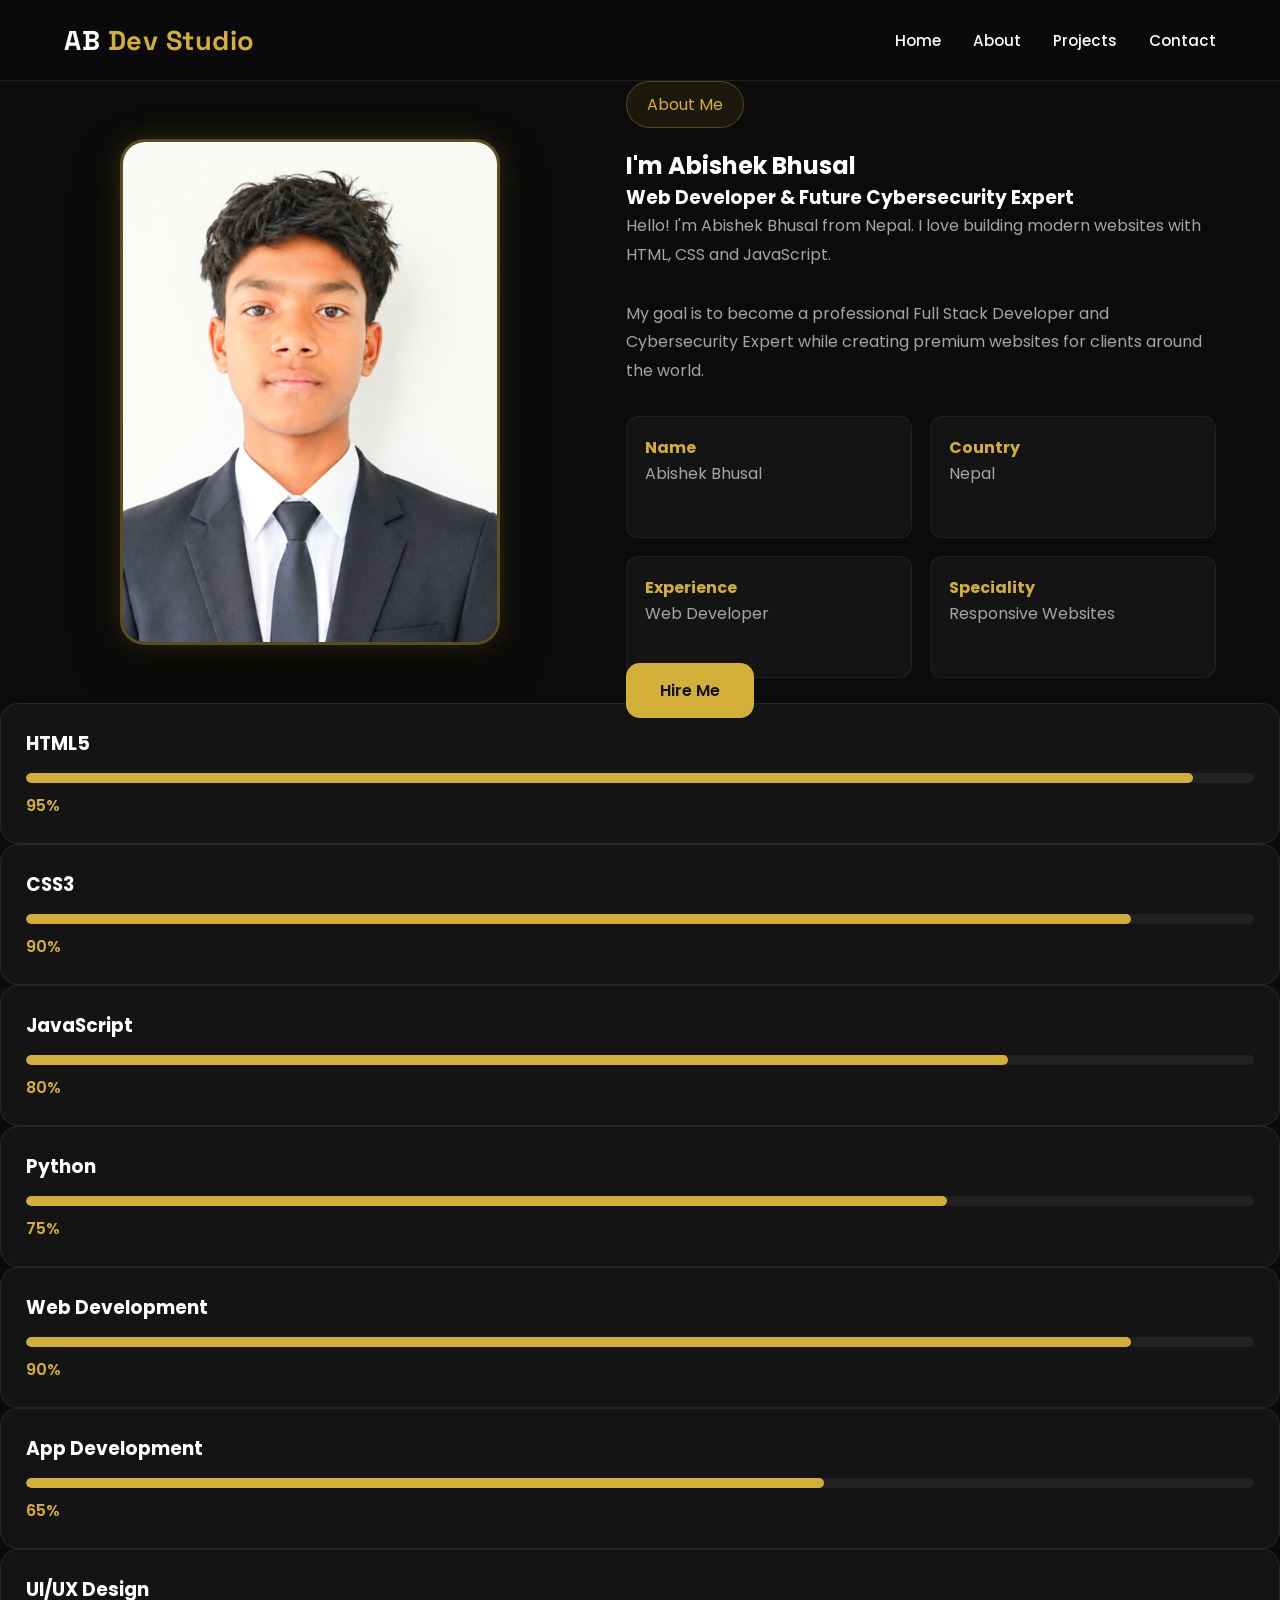
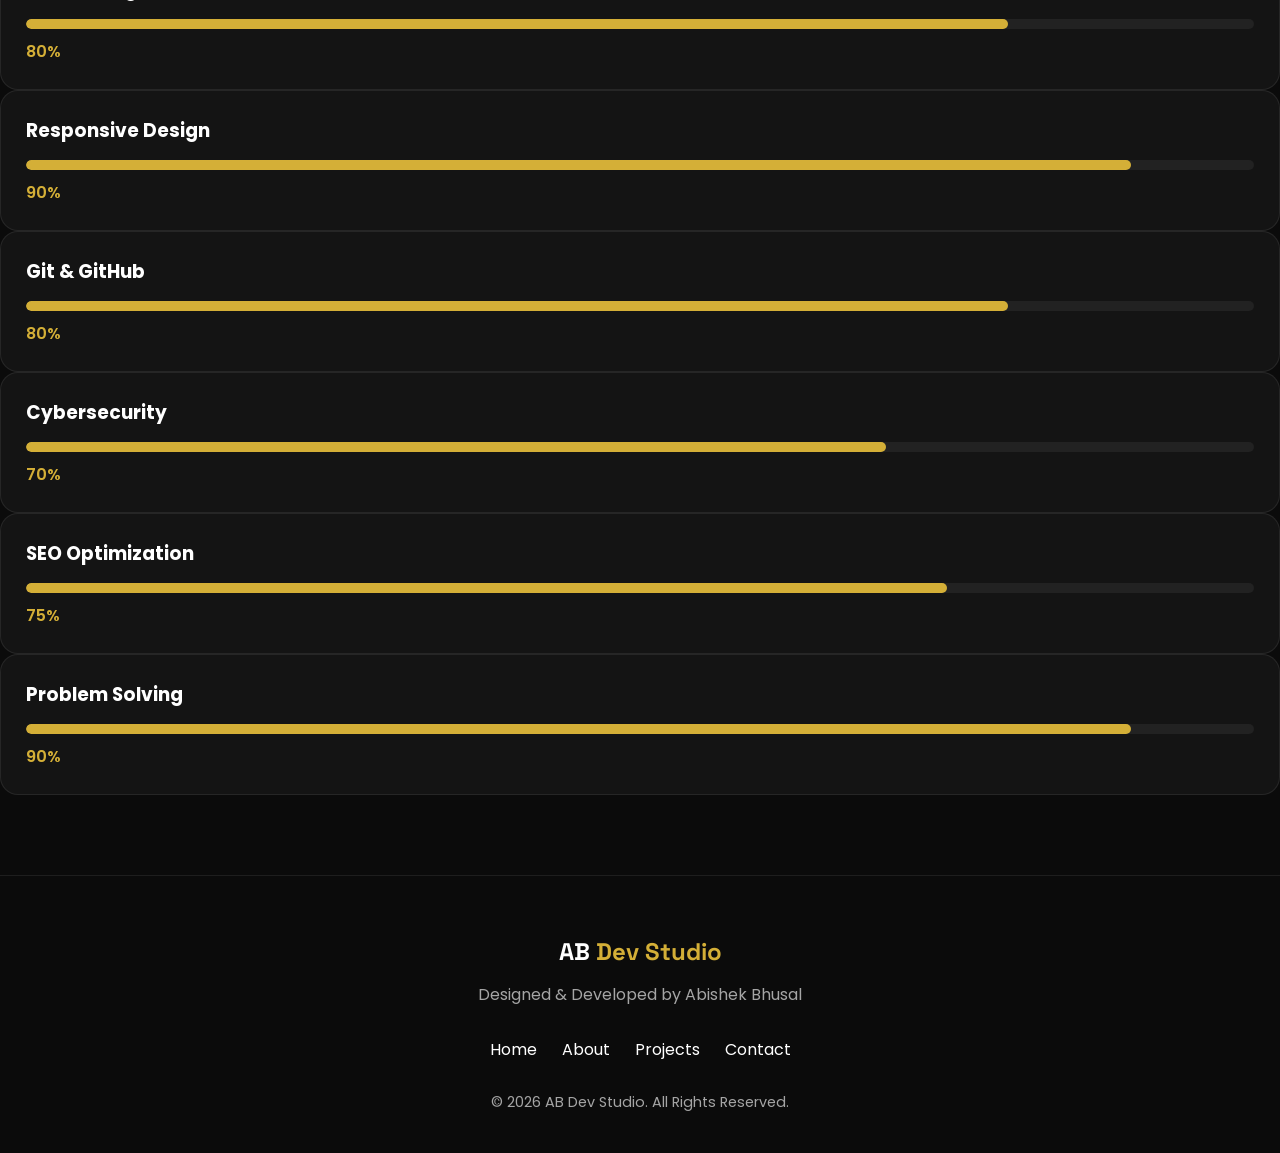
<file: about.html>
<!DOCTYPE html>
<html lang="en">
<head>
<meta charset="UTF-8">
<meta name="viewport" content="width=device-width, initial-scale=1.0">
<title>About | AB Dev Studio</title>

<link rel="preconnect" href="https://fonts.googleapis.com">
<link rel="preconnect" href="https://fonts.gstatic.com" crossorigin>

<link href="https://fonts.googleapis.com/css2?family=Poppins:wght@300;400;500;600;700&family=Space+Grotesk:wght@400;500;700&display=swap" rel="stylesheet">

<link rel="stylesheet" href="style.css">

</head>

<body>

<header>

<div class="container">

<nav class="navbar">

<a href="index.html" class="logo">
AB <span>Dev Studio</span>
</a>

<ul class="nav-links">

<li><a href="index.html">Home</a></li>

<li><a href="about.html" class="active">About</a></li>

<li><a href="projects.html">Projects</a></li>

<li><a href="contact.html">Contact</a></li>

</ul>

</nav>

</div>

</header>

<section class="about-page">

<div class="container">

<div class="about-container">

<div class="about-image">

<img src="profile.png" alt="Abishek Bhusal">

</div>

<div class="about-content">

<span class="section-tag">
About Me
</span>

<h1>
I'm <span>Abishek Bhusal</span>
</h1>

<h3>
Web Developer & Future Cybersecurity Expert
</h3>

<p>

Hello! I'm Abishek Bhusal from Nepal.
I love building modern websites with HTML, CSS and JavaScript.

</p>

<p>

My goal is to become a professional Full Stack Developer and Cybersecurity Expert while creating premium websites for clients around the world.

</p>

<div class="about-info">

<div>

<strong>Name</strong>

<p>Abishek Bhusal</p>

</div>

<div>

<strong>Country</strong>

<p>Nepal</p>

</div>

<div>

<strong>Experience</strong>

<p>Web Developer</p>

</div>

<div>

<strong>Speciality</strong>

<p>Responsive Websites</p>

</div>

</div>

<a href="contact.html" class="btn-primary">

Hire Me

</a>

</div>

</div>

</div>

</section>

<div class="skill-card">
    <h3>HTML5</h3>
    <div class="progress"><span style="width:95%"></span></div>
    <p>95%</p>
</div>

<div class="skill-card">
    <h3>CSS3</h3>
    <div class="progress"><span style="width:90%"></span></div>
    <p>90%</p>
</div>

<div class="skill-card">
    <h3>JavaScript</h3>
    <div class="progress"><span style="width:80%"></span></div>
    <p>80%</p>
</div>

<div class="skill-card">
    <h3>Python</h3>
    <div class="progress"><span style="width:75%"></span></div>
    <p>75%</p>
</div>

<div class="skill-card">
    <h3>Web Development</h3>
    <div class="progress"><span style="width:90%"></span></div>
    <p>90%</p>
</div>

<div class="skill-card">
    <h3>App Development</h3>
    <div class="progress"><span style="width:65%"></span></div>
    <p>65%</p>
</div>

<div class="skill-card">
    <h3>UI/UX Design</h3>
    <div class="progress"><span style="width:80%"></span></div>
    <p>80%</p>
</div>

<div class="skill-card">
    <h3>Responsive Design</h3>
    <div class="progress"><span style="width:90%"></span></div>
    <p>90%</p>
</div>

<div class="skill-card">
    <h3>Git & GitHub</h3>
    <div class="progress"><span style="width:80%"></span></div>
    <p>80%</p>
</div>

<div class="skill-card">
    <h3>Cybersecurity</h3>
    <div class="progress"><span style="width:70%"></span></div>
    <p>70%</p>
</div>

<div class="skill-card">
    <h3>SEO Optimization</h3>
    <div class="progress"><span style="width:75%"></span></div>
    <p>75%</p>
</div>

<div class="skill-card">
    <h3>Problem Solving</h3>
    <div class="progress"><span style="width:90%"></span></div>
    <p>90%</p>
</div>
</section>

<footer class="footer">

<div class="container">

<h2>

AB <span>Dev Studio</span>

</h2>

<p>

Designed & Developed by Abishek Bhusal

</p>

<div class="footer-links">

<a href="index.html">Home</a>

<a href="about.html">About</a>

<a href="projects.html">Projects</a>

<a href="contact.html">Contact</a>

</div>

<p class="copyright">

© 2026 AB Dev Studio. All Rights Reserved.

</p>

</div>

</footer>

<script src="script.js"></script>

</body>
</html>
</file>
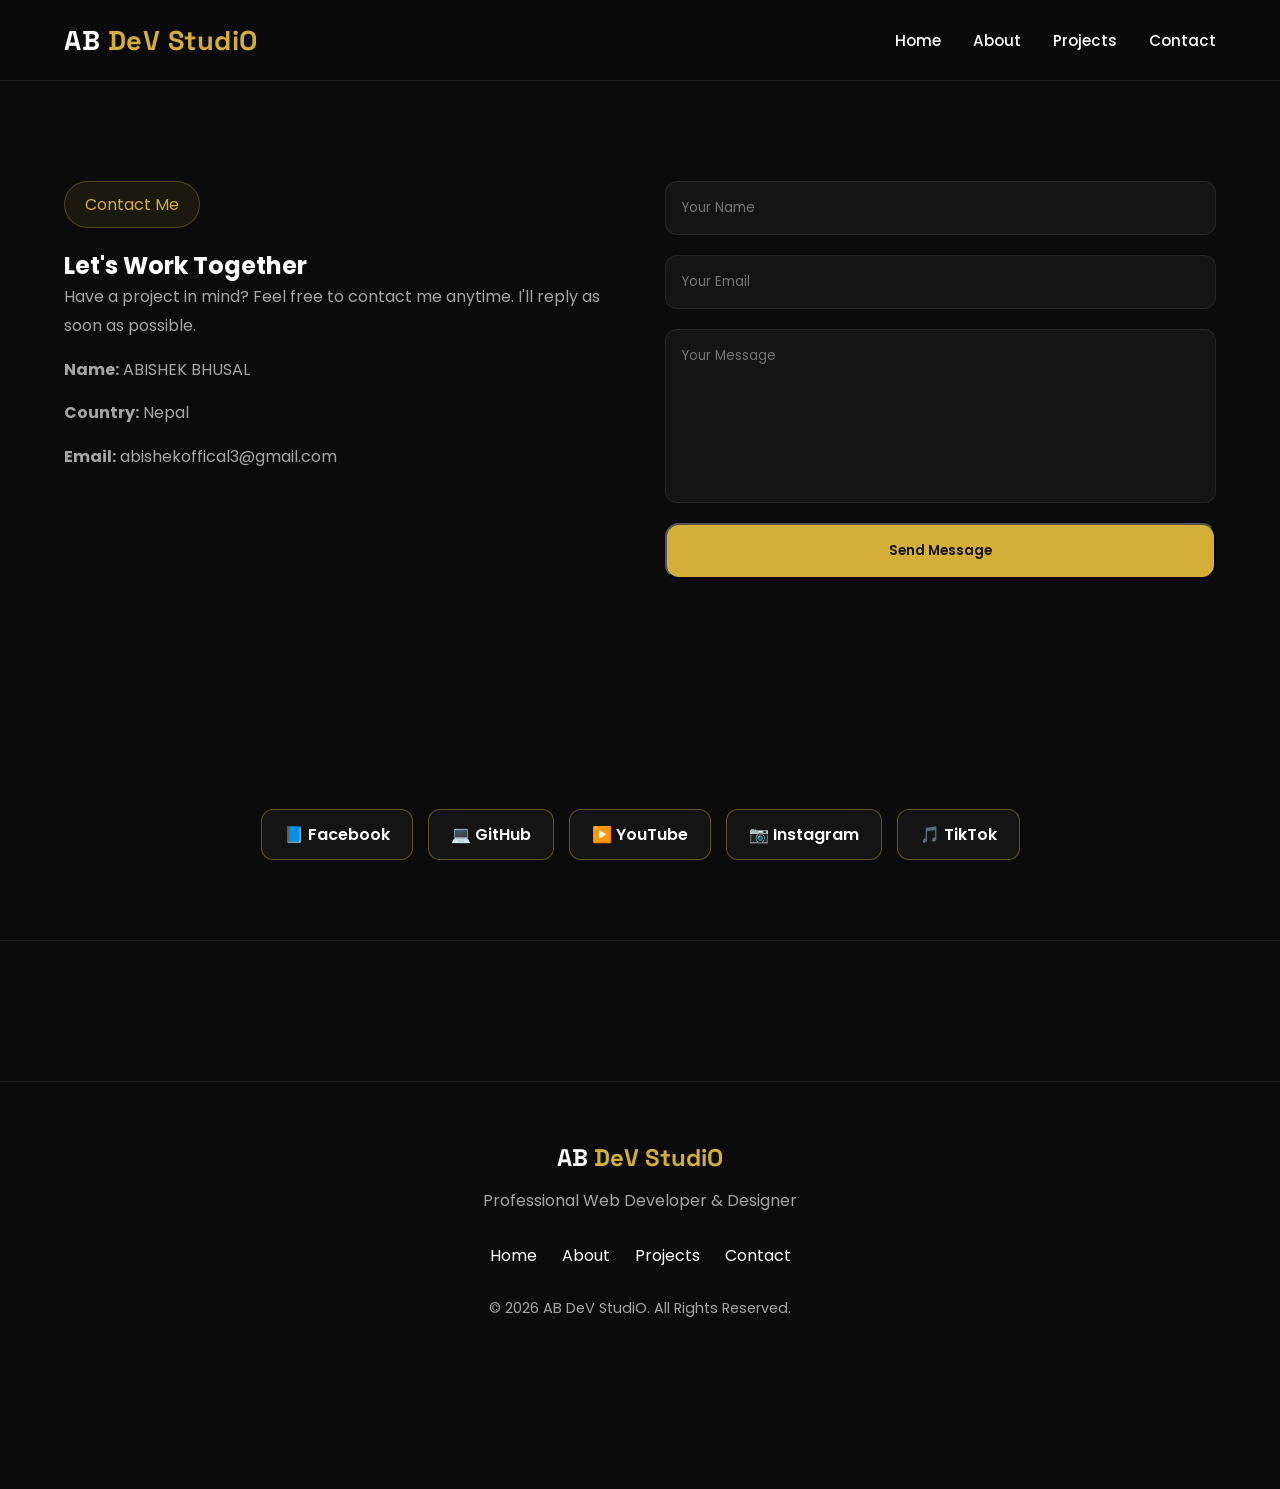
<file: contact.html>
<!DOCTYPE html>
<html lang="en">
<head>
    <meta charset="UTF-8">
    <meta name="viewport" content="width=device-width, initial-scale=1.0">
    <title>Contact | AB DeV StudiO</title>

    <link rel="stylesheet" href="style.css">

    <link href="https://fonts.googleapis.com/css2?family=Poppins:wght@300;400;500;600;700&family=Space+Grotesk:wght@400;500;700&display=swap" rel="stylesheet">
</head>
<body>

    <!-- Header -->
    <header>
        <div class="container navbar">

            <a href="index.html" class="logo">
                AB <span>DeV StudiO</span>
            </a>

            <ul class="nav-links">
                <li><a href="index.html">Home</a></li>
                <li><a href="about.html">About</a></li>
                <li><a href="projects.html">Projects</a></li>
                <li><a href="contact.html">Contact</a></li>
            </ul>

        </div>
    </header>

    <!-- Contact -->
    <section class="contact">

        <div class="container contact-container">

            <div class="contact-info">

                <span class="section-tag">Contact Me</span>

                <h2>Let's Work Together</h2>

                <p>
                    Have a project in mind? Feel free to contact me anytime.
                    I'll reply as soon as possible.
                </p>

        <p><strong>Name:</strong> ABISHEK BHUSAL</p>
          <p><strong>Country:</strong> Nepal</p>
          <p><strong>Email:</strong> abishekoffical3@gmail.com</p>

            </div>

            <form action="https://formspree.io/f/xykrwlkd" method="POST" class="contact-form">

                <input
                    type="text"
                    name="name"
                    placeholder="Your Name"
                    required>

                <input
                    type="email"
                    name="email"
                    placeholder="Your Email"
                    required>

                <textarea
                    name="message"
                    rows="7"
                    placeholder="Your Message"
                    required></textarea>

                <button type="submit" class="btn-primary">
                    Send Message
                </button>

            </form>

        </div>

    </section>
    <section class="contact">

    <div class="container contact-container">

        <!-- Contact Info -->

        <!-- Contact Form -->

    </div>

    <div class="social-links">

    <a href="https://facebook.com/abishek.bhusal.680344" target="_blank">
        📘 Facebook
    </a>

    <a href="https://github.com/abishekoffical3-droid" target="_blank">
        💻 GitHub
    </a>

    <a href="https://www.youtube.com/@ABISHEKBHUSAL-1K" target="_blank">
        ▶️ YouTube
    </a>

    <a href="https://www.instagram.com/abishek_offical1449" target="_blank">
        📷 Instagram
    </a>

    <a href="https://www.tiktok.com/@abishekbhusal15" target="_blank">
        🎵 TikTok
    </a>

</div>
<footer class="footer">

    <!-- Footer -->
    <footer class="footer">

        <div class="container">

            <h2>AB <span>DeV StudiO</span></h2>

            <p>Professional Web Developer & Designer</p>

            <div class="footer-links">
                <a href="index.html">Home</a>
                <a href="about.html">About</a>
                <a href="projects.html">Projects</a>
                <a href="contact.html">Contact</a>
            </div>

            <p class="copyright">
                © 2026 AB DeV StudiO. All Rights Reserved.
            </p>

        </div>

    </footer>

</body>
</html>
</file>
<file: style.css>
/* ========================================
   AB Dev Studio Portfolio
   Author: Abishek Bhusal
   Version: 1.0
======================================== */

/* Google Fonts are loaded from HTML */

/* CSS Variables */
:root{
    --bg:#0B0B0B;
    --card:#141414;
    --gold:#D4AF37;
    --white:#FFFFFF;
    --gray:#A5A5A5;

    --container:1200px;

    --transition:.3s ease;
}

/* Reset */

*{
    margin:0;
    padding:0;
    box-sizing:border-box;
}

/* Smooth Scroll */

html{
    scroll-behavior:smooth;
}

/* Body */

body{
    background:var(--bg);
    color:var(--white);
    font-family:'Poppins',sans-serif;
    overflow-x:hidden;
}

/* Images */

img{
    max-width:100%;
    display:block;
}

/* Links */

a{
    color:inherit;
    text-decoration:none;
}

/* List */

ul{
    list-style:none;
}

/* Buttons */

button{
    font-family:inherit;
    cursor:pointer;
}

/* Container */

.container{
    width:90%;
    max-width:var(--container);
    margin:auto;
}
/* ========================================
   HEADER
======================================== */

header {
    width: 100%;
    position: sticky;
    top: 0;
    left: 0;
    z-index: 1000;
    background: rgba(11, 11, 11, 0.85);
    backdrop-filter: blur(12px);
    border-bottom: 1px solid rgba(255, 255, 255, 0.08);
}

.navbar {
    height: 80px;
    display: flex;
    align-items: center;
    justify-content: space-between;
}

.logo {
    font-family: "Space Grotesk", sans-serif;
    font-size: 1.7rem;
    font-weight: 700;
    color: var(--white);
    letter-spacing: 0.5px;
}

.logo span {
    color: var(--gold);
}

.nav-links {
    display: flex;
    align-items: center;
    gap: 32px;
}

.nav-links a {
    color: var(--white);
    font-size: 0.95rem;
    font-weight: 500;
    transition: var(--transition);
    position: relative;
}

.nav-links a:hover {
    color: var(--gold);
}

.nav-links a::after {
    content: "";
    position: absolute;
    left: 0;
    bottom: -6px;
    width: 0;
    height: 2px;
    background: var(--gold);
    transition: var(--transition);
}

.nav-links a:hover::after {
    width: 100%;
}

/* Mobile */

@media (max-width: 768px) {

    .navbar {
        height: 70px;
    }

    .nav-links {
        display: none;
    }

}
/* ========================================
   HERO
======================================== */

.hero{
    min-height:auto;
    display:flex;
    align-items:center;
    padding:40px 0;
}

.hero-container{
    display:grid;
    grid-template-columns:1.1fr .9fr;
    align-items:center;
    gap:70px;
}

.hero-tag{
    display:inline-block;
    padding:10px 18px;
    border:1px solid rgba(212,175,55,.4);
    border-radius:50px;
    color:var(--gold);
    margin-bottom:22px;
    background:rgba(212,175,55,.08);
}

.hero h1{
    font-family:"Space Grotesk",sans-serif;
    font-size:4rem;
    line-height:1.1;
    margin-bottom:18px;
}

.hero h1 span{
    color:var(--gold);
}

.hero h2{
    font-size:1.8rem;
    color:var(--gray);
    margin-bottom:22px;
    font-weight:500;
}

.hero p{
    max-width:560px;
    line-height:1.8;
    color:#cfcfcf;
    margin-bottom:35px;
}

.hero-buttons{
    display:flex;
    gap:18px;
    flex-wrap:wrap;
}

.btn-primary,
.btn-secondary{
    padding:15px 32px;
    border-radius:12px;
    font-weight:600;
    transition:var(--transition);
}

.btn-primary{
    background:var(--gold);
    color:#111;
}

.btn-primary:hover{
    transform:translateY(-4px);
}

.btn-secondary{
    border:1px solid var(--gold);
    color:var(--gold);
}

.btn-secondary:hover{
    background:var(--gold);
    color:#111;
}

.hero-image{
    display:flex;
    justify-content:center;
}

.hero-image img{
    width:420px;
    max-width:100%;
    border-radius:28px;
    border:3px solid rgba(212,175,55,.35);
    box-shadow:
        0 0 30px rgba(212,175,55,.25),
        0 25px 70px rgba(0,0,0,.45);
    transition:var(--transition);
}

.hero-image img:hover{
    transform:translateY(-10px);
}

@media(max-width:900px){

.hero-container{
grid-template-columns:1fr;
text-align:center;
}

.hero p{
margin:auto auto 35px;
}

.hero-buttons{
justify-content:center;
}

.hero h1{
font-size:3rem;
}

.hero-image{
margin-top:40px;
}

.hero-image img{
width:320px;
}

}
/* ========================================
   PREMIUM HERO SECTION
======================================== */

.hero{
    min-height:calc(100vh - 80px);
    display:flex;
    align-items:center;
    position:relative;
    overflow:hidden;
    padding:80px 0;
}

.hero::before{
    content:"";
    position:absolute;
    width:700px;
    height:700px;
    right:-200px;
    top:-150px;
    background:radial-gradient(circle,rgba(212,175,55,.12),transparent 70%);
    filter:blur(20px);
    z-index:0;
}

.hero-container{
    display:grid;
    grid-template-columns:1fr 1fr;
    gap:80px;
    align-items:center;
    position:relative;
    z-index:2;
}

.hero-tag{
    display:inline-block;
    padding:12px 24px;
    border:1px solid rgba(212,175,55,.35);
    border-radius:999px;
    color:var(--gold);
    margin-bottom:25px;
    background:rgba(212,175,55,.06);
    font-weight:500;
}

.hero h1{
    font-size:4.5rem;
    line-height:1.1;
    margin-bottom:20px;
    font-family:"Space Grotesk",sans-serif;
}

.hero h1 span{
    color:var(--gold);
}

.hero h2{
    font-size:2rem;
    color:#c8c8c8;
    margin-bottom:25px;
}

.hero p{
    max-width:600px;
    color:var(--gray);
    line-height:1.8;
    font-size:1.05rem;
    margin-bottom:40px;
}

.hero-buttons{
    display:flex;
    gap:20px;
}

.btn-primary,
.btn-secondary{
    padding:16px 34px;
    border-radius:14px;
    font-weight:600;
    transition:.35s;
}

.btn-primary{
    background:var(--gold);
    color:#111;
}

.btn-primary:hover{
    transform:translateY(-6px);
    box-shadow:0 15px 35px rgba(212,175,55,.35);
}

.btn-secondary{
    border:1px solid var(--gold);
    color:var(--gold);
}

.btn-secondary:hover{
    background:var(--gold);
    color:#111;
}

.hero-image{
    display:flex;
    justify-content:center;
}

.hero-image img{
    width:420px;
    border-radius:30px;
    border:3px solid rgba(212,175,55,.45);
    box-shadow:
    0 0 40px rgba(212,175,55,.25),
    0 20px 60px rgba(0,0,0,.5);
    transition:.4s;
}

.hero-image img:hover{
    transform:translateY(-10px) scale(1.02);
}

@media(max-width:900px){

.hero-container{
grid-template-columns:1fr;
text-align:center;
}

.hero p{
margin:auto auto 35px;
}

.hero-buttons{
justify-content:center;
}

.hero h1{
font-size:3rem;
}

.hero-image{
margin-top:40px;
}

.hero-image img{
width:320px;
}

}
/* ========================================
   ABOUT SECTION
======================================== */

.about{
    padding:100px 0;
}

.about-container{
    display:grid;
    grid-template-columns:1fr 1.2fr;
    gap:70px;
    align-items:center;
}

.about-image{
    display:flex;
    justify-content:center;
}

.about-image img{
    width:380px;
    border-radius:25px;
    border:3px solid rgba(212,175,55,.4);
    box-shadow:
        0 0 30px rgba(212,175,55,.2),
        0 20px 50px rgba(0,0,0,.4);
}

.section-tag{
    display:inline-block;
    padding:10px 20px;
    background:rgba(212,175,55,.08);
    border:1px solid rgba(212,175,55,.3);
    color:var(--gold);
    border-radius:50px;
    margin-bottom:20px;
}

.about-content h2{
    font-size:2.8rem;
    margin-bottom:20px;
    font-family:"Space Grotesk",sans-serif;
}

.about-content p{
    color:var(--gray);
    line-height:1.8;
    margin-bottom:30px;
}

.about-info{
    display:grid;
    grid-template-columns:repeat(2,1fr);
    gap:18px;
}

.about-info div{
    background:var(--card);
    padding:18px;
    border-radius:12px;
    border:1px solid rgba(255,255,255,.06);
}

.about-info strong{
    color:var(--gold);
}

@media(max-width:900px){

.about-container{
    grid-template-columns:1fr;
    text-align:center;
}

.about-image{
    margin-bottom:40px;
}

.about-image img{
    width:300px;
}

.about-info{
    grid-template-columns:1fr;
}

}
/* ========================================
   SKILLS
======================================== */

.skills{
    padding:100px 0;
}

.section-title{
    font-size:2.8rem;
    text-align:center;
    margin:20px 0 60px;
    font-family:"Space Grotesk",sans-serif;
}

.skills .section-tag{
    display:table;
    margin:0 auto;
}

.skills-grid{
    display:grid;
    grid-template-columns:repeat(auto-fit,minmax(280px,1fr));
    gap:25px;
}

.skill-card{
    background:var(--card);
    padding:25px;
    border-radius:18px;
    border:1px solid rgba(255,255,255,.08);
    transition:.3s;
}

.skill-card:hover{
    transform:translateY(-8px);
    border-color:rgba(212,175,55,.5);
}

.skill-card h3{
    margin-bottom:15px;
}

.progress{
    width:100%;
    height:10px;
    background:#222;
    border-radius:50px;
    overflow:hidden;
    margin-bottom:10px;
}

.progress span{
    display:block;
    height:100%;
    background:var(--gold);
    border-radius:50px;
}

.skill-card p{
    color:var(--gold);
    font-weight:600;
}
/* ========================================
   SERVICES
======================================== */

.services{
    padding:100px 0;
}

.services-grid{
    display:grid;
    grid-template-columns:repeat(auto-fit,minmax(300px,1fr));
    gap:30px;
}

.service-card{
    background:var(--card);
    padding:35px;
    border-radius:20px;
    border:1px solid rgba(255,255,255,.08);
    transition:.3s;
}

.service-card:hover{
    transform:translateY(-10px);
    border-color:var(--gold);
    box-shadow:0 20px 40px rgba(212,175,55,.15);
}

.service-card h3{
    color:var(--gold);
    margin-bottom:18px;
    font-size:1.4rem;
}

.service-card p{
    color:var(--gray);
    line-height:1.8;
}
/* ========================================
   SERVICES
======================================== */

.services{
    padding:100px 0;
}

.services-grid{
    display:grid;
    grid-template-columns:repeat(auto-fit,minmax(300px,1fr));
    gap:30px;
}

.service-card{
    background:var(--card);
    padding:35px;
    border-radius:20px;
    border:1px solid rgba(255,255,255,.08);
    transition:.3s;
}

.service-card:hover{
    transform:translateY(-10px);
    border-color:var(--gold);
    box-shadow:0 20px 40px rgba(212,175,55,.15);
}

.service-card h3{
    color:var(--gold);
    margin-bottom:18px;
    font-size:1.4rem;
}

.service-card p{
    color:var(--gray);
    line-height:1.8;
}
/* ========================================
   CONTACT
======================================== */

.contact{
    padding:100px 0;
}

.contact-container{
    display:grid;
    grid-template-columns:1fr 1fr;
    gap:50px;
    align-items:start;
}

.contact-info h3{
    color:var(--gold);
    margin-bottom:20px;
}

.contact-info p{
    color:var(--gray);
    line-height:1.8;
    margin-bottom:15px;
}

.contact-form{
    display:flex;
    flex-direction:column;
    gap:20px;
}

.contact-form input,
.contact-form textarea{
    width:100%;
    padding:16px;
    background:var(--card);
    border:1px solid rgba(255,255,255,.08);
    border-radius:12px;
    color:var(--white);
    font-family:inherit;
}

.contact-form input:focus,
.contact-form textarea:focus{
    outline:none;
    border-color:var(--gold);
}

.contact-form textarea{
    resize:none;
}

@media(max-width:900px){

.contact-container{
    grid-template-columns:1fr;
}

}
/* ========================================
   FOOTER
======================================== */

.footer{
    padding:60px 0 30px;
    text-align:center;
    border-top:1px solid rgba(255,255,255,.08);
    margin-top:80px;
}

.footer h2{
    font-family:"Space Grotesk",sans-serif;
    margin-bottom:15px;
}

.footer h2 span{
    color:var(--gold);
}

.footer p{
    color:var(--gray);
    margin:10px 0;
}

.footer-links{
    display:flex;
    justify-content:center;
    gap:25px;
    flex-wrap:wrap;
    margin:30px 0;
}

.footer-links a{
    transition:.3s;
}

.footer-links a:hover{
    color:var(--gold);
}

.copyright{
    font-size:.9rem;
    color:#888;
}
/* Home Hero Fix */
.hero{
    min-height: auto !important;
    padding: 30px 0 50px !important;
}

.hero-container{
    min-height: auto !important;
}
.social-links{
    display:flex;
    justify-content:center;
    flex-wrap:wrap;
    gap:15px;
    margin-top:30px;
}

.social-links a{
    background:#141414;
    color:#fff;
    padding:12px 22px;
    border:1px solid rgba(212,175,55,.4);
    border-radius:12px;
    transition:.3s;
    font-weight:600;
}

.social-links a:hover{
    background:#D4AF37;
    color:#111;
    transform:translateY(-5px);
}
</file>
